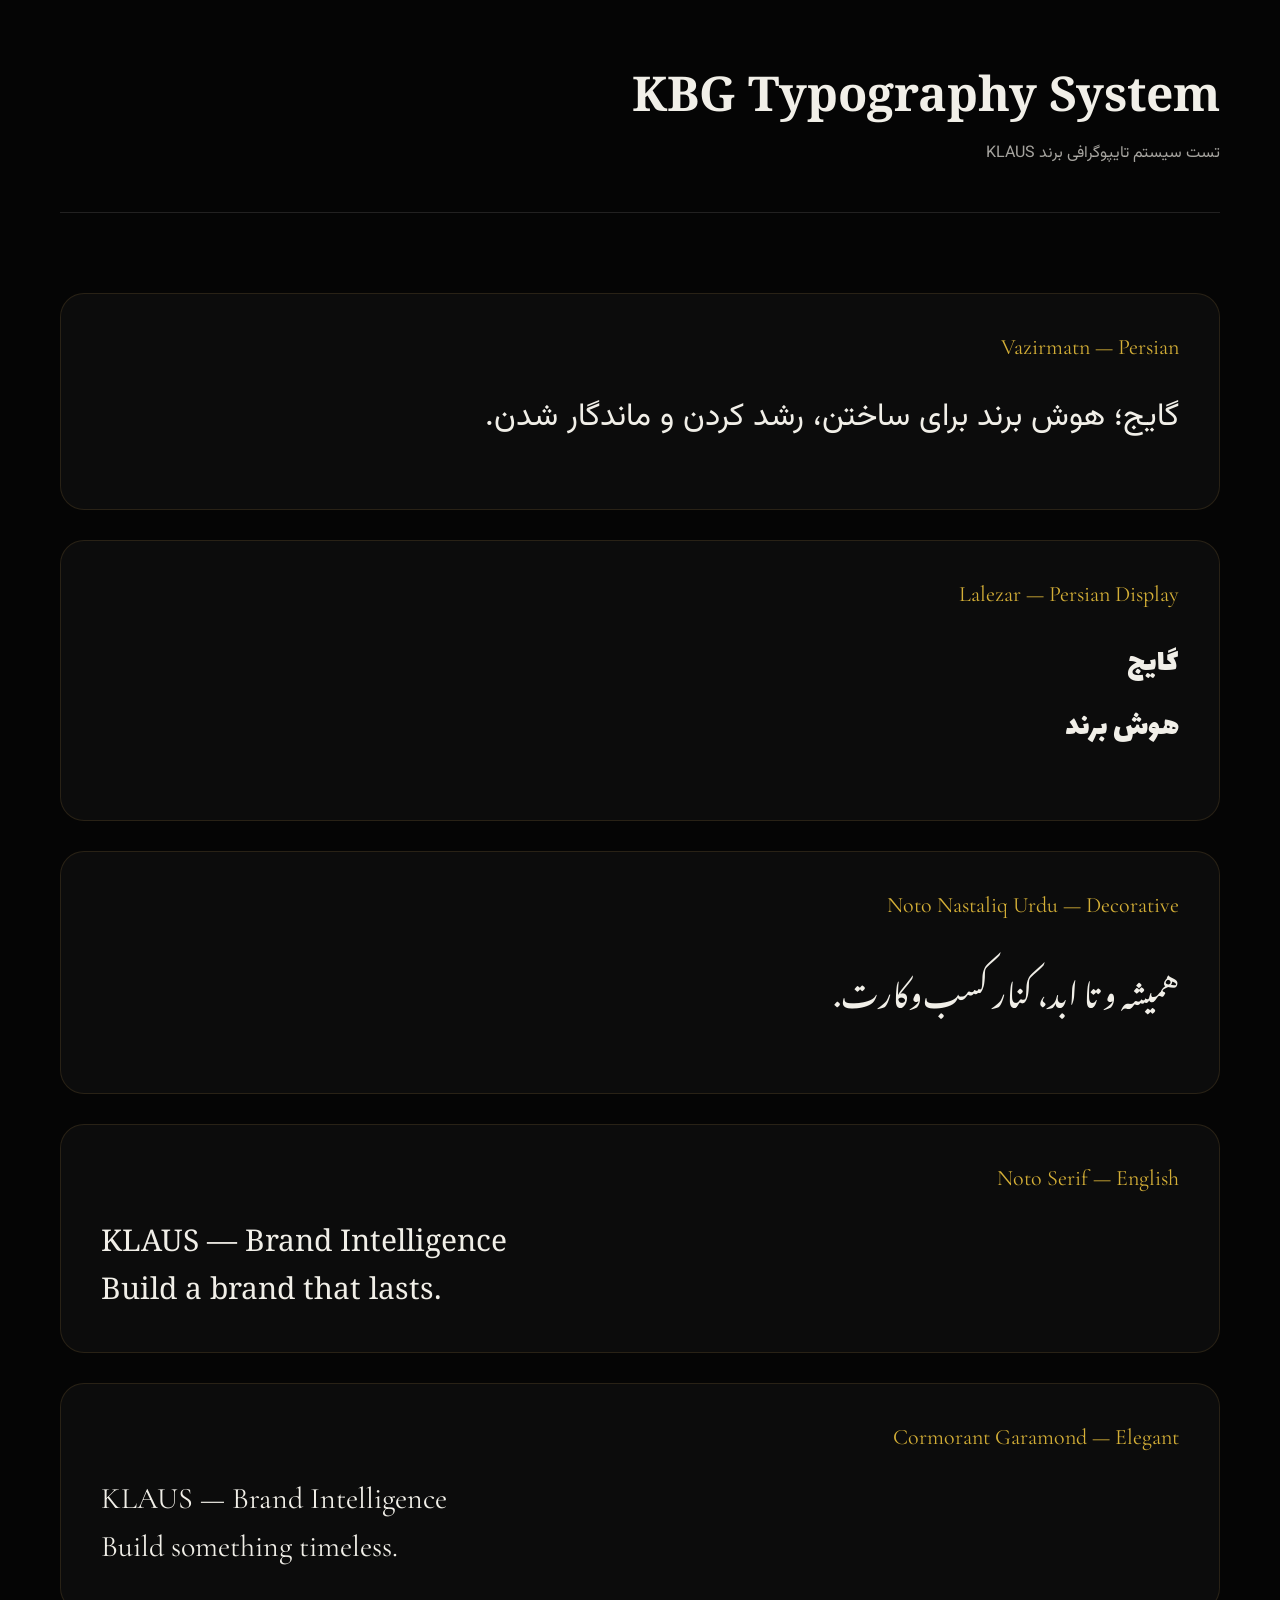
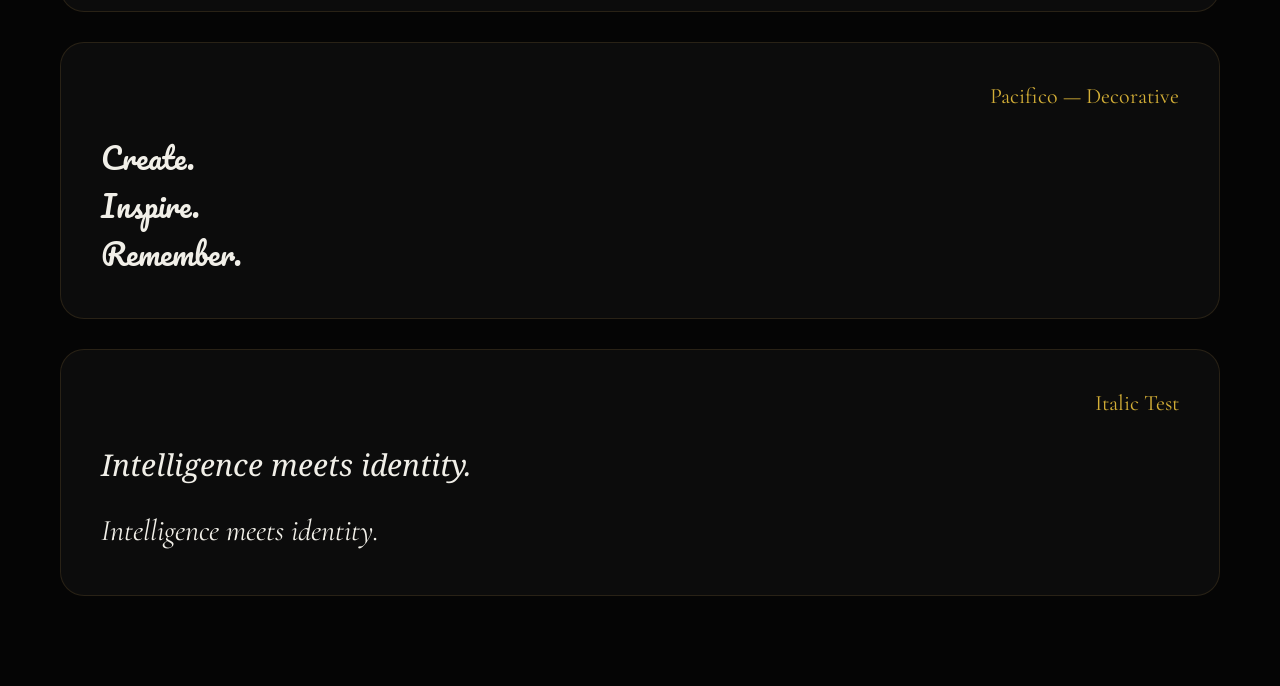
<file: typography-test.html>
<!DOCTYPE html>
<html lang="fa" dir="rtl">

<head>

    <meta charset="UTF-8">

    <meta name="viewport"
          content="width=device-width, initial-scale=1.0">

    <title>KBG — Typography Test</title>

    <link rel="stylesheet" href="css/variables.css">

    <style>

        * {
            box-sizing: border-box;
        }

        body {
            margin: 0;
            padding: 60px;
            background: #050505;
            color: #F1EFE8;
        }

        .test-page {
            max-width: 1200px;
            margin: auto;
        }

        .test-header {
            margin-bottom: 80px;
            border-bottom: 1px solid rgba(241,239,232,.12);
            padding-bottom: 30px;
        }

        .test-header h1 {
            font-family: var(--font-en-display);
            font-size: 48px;
            margin: 0 0 15px;
        }

        .test-header p {
            font-family: var(--font-fa-body);
            color: var(--text-secondary);
        }

        .font-card {
            padding: 40px;
            margin-bottom: 30px;

            background: #0c0c0c;

            border: 1px solid rgba(156,122,60,.2);

            border-radius: 24px;
        }

        .font-name {
            font-family: var(--font-en-elegant);
            font-size: 22px;
            color: var(--gold-light);
            margin-bottom: 25px;
        }

        .fa-sample {
            font-family: var(--font-fa-body);
            font-size: 32px;
            line-height: 2;
            margin-bottom: 20px;
        }

        .en-sample {
            direction: ltr;
            text-align: left;
            font-family: var(--font-en-body);
            font-size: 30px;
            line-height: 1.6;
        }


        /* ---------- Individual Font Tests ---------- */

        .vazirmatn {
            font-family: "Vazirmatn";
        }

        .lalezar {
            font-family: "Lalezar";
        }

        .nastaliq {
            font-family: "Noto Nastaliq Urdu";
            line-height: 2.8;
        }

        .noto-serif {
            font-family: "Noto Serif";
        }

        .cormorant {
            font-family: "Cormorant Garamond";
        }

        .pacifico {
            font-family: "Pacifico";
        }


        /* ---------- Italic Tests ---------- */

        .italic {
            font-style: italic;
        }

    </style>

</head>


<body>


<div class="test-page">


    <header class="test-header">

        <h1>KBG Typography System</h1>

        <p>
            تست سیستم تایپوگرافی برند KLAUS
        </p>

    </header>



    <!-- VAZIRMATN -->

    <section class="font-card">

        <div class="font-name">
            Vazirmatn — Persian
        </div>

        <div class="fa-sample vazirmatn">

            گایج؛ هوش برند برای ساختن،
            رشد کردن و ماندگار شدن.

        </div>

    </section>



    <!-- LALEZAR -->

    <section class="font-card">

        <div class="font-name">
            Lalezar — Persian Display
        </div>

        <div class="fa-sample lalezar">

            گایج
            <br>
            هوش برند

        </div>

    </section>



    <!-- NASTALIQ -->

    <section class="font-card">

        <div class="font-name">
            Noto Nastaliq Urdu — Decorative
        </div>

        <div class="fa-sample nastaliq">

            همیشه و تا ابد،
            کنار کسب‌وکارت.

        </div>

    </section>



    <!-- NOTO SERIF -->

    <section class="font-card">

        <div class="font-name">
            Noto Serif — English
        </div>

        <div class="en-sample noto-serif">

            KLAUS — Brand Intelligence

            <br>

            Build a brand that lasts.

        </div>

    </section>



    <!-- CORMORANT -->

    <section class="font-card">

        <div class="font-name">
            Cormorant Garamond — Elegant
        </div>

        <div class="en-sample cormorant">

            KLAUS — Brand Intelligence

            <br>

            Build something timeless.

        </div>

    </section>



    <!-- PACIFICO -->

    <section class="font-card">

        <div class="font-name">
            Pacifico — Decorative
        </div>

        <div class="en-sample pacifico">

            Create.
            <br>
            Inspire.
            <br>
            Remember.

        </div>

    </section>



    <!-- ITALIC -->

    <section class="font-card">

        <div class="font-name">
            Italic Test
        </div>

        <div class="en-sample noto-serif italic">

            Intelligence meets identity.

        </div>

        <br>

        <div class="en-sample cormorant italic">

            Intelligence meets identity.

        </div>

    </section>


</div>


</body>

</html>
</file>
<file: css/variables.css>
/* =========================================================
   KBG — DESIGN SYSTEM
   Variables + Typography
   ========================================================= */


/* =========================================================
   FONT FACES
   ========================================================= */


/* ---------- Persian ---------- */

@font-face {
    font-family: "Vazirmatn";
    src: url("../assets/fonts/Vazirmatn-VariableFont_wght.ttf")
         format("truetype");

    font-style: normal;
    font-weight: 100 900;
    font-display: swap;
}


@font-face {
    font-family: "Lalezar";
    src: url("../assets/fonts/Lalezar-Regular.ttf")
         format("truetype");

    font-style: normal;
    font-weight: 400;
    font-display: swap;
}


@font-face {
    font-family: "Noto Nastaliq Urdu";
    src: url("../assets/fonts/NotoNastaliqUrdu-VariableFont_wght.ttf")
         format("truetype");

    font-style: normal;
    font-weight: 100 900;
    font-display: swap;
}


/* ---------- English ---------- */

@font-face {
    font-family: "Noto Serif";
    src: url("../assets/fonts/NotoSerif-VariableFont_wdth,wght.ttf")
         format("truetype");

    font-style: normal;
    font-weight: 100 900;
    font-stretch: 62.5% 100%;
    font-display: swap;
}


@font-face {
    font-family: "Noto Serif";
    src: url("../assets/fonts/NotoSerif-Italic-VariableFont_wdth,wght.ttf")
         format("truetype");

    font-style: italic;
    font-weight: 100 900;
    font-stretch: 62.5% 100%;
    font-display: swap;
}


@font-face {
    font-family: "Cormorant Garamond";
    src: url("../assets/fonts/CormorantGaramond-VariableFont_wght.ttf")
         format("truetype");

    font-style: normal;
    font-weight: 300 700;
    font-display: swap;
}


@font-face {
    font-family: "Cormorant Garamond";
    src: url("../assets/fonts/CormorantGaramond-Italic-VariableFont_wght.ttf")
         format("truetype");

    font-style: italic;
    font-weight: 300 700;
    font-display: swap;
}


@font-face {
    font-family: "Pacifico";
    src: url("../assets/fonts/Pacifico-Regular.ttf")
         format("truetype");

    font-style: normal;
    font-weight: 400;
    font-display: swap;
}



/* =========================================================
   ROOT DESIGN TOKENS
   ========================================================= */

:root {


    /* =====================================================
       BRAND COLORS
       ===================================================== */

    --black: #050505;

    --black-soft: #0A0A0A;

    --surface: #111111;

    --surface-light: #181818;

    --surface-hover: #202020;


    --red: #8A0303;

    --red-light: #A80707;

    --red-dark: #520202;


    --gold: #9C7A3C;

    --gold-light: #D4AF37;

    --gold-bright: #F1D27A;


    --white: #F1EFE8;

    --white-soft: #D9D6CF;


    --gray: #8C8C8C;

    --gray-dark: #555555;



    /* =====================================================
       TEXT COLORS
       ===================================================== */

    --text-primary: var(--white);

    --text-secondary:
        rgba(241, 239, 232, 0.68);

    --text-muted:
        rgba(241, 239, 232, 0.42);



    /* =====================================================
       PERSIAN TYPOGRAPHY
       ===================================================== */

    --font-fa-body:
        "Vazirmatn",
        sans-serif;


    --font-fa-display:
        "Vazirmatn",
        sans-serif;


    --font-fa-special:
        "Lalezar",
        sans-serif;


    --font-fa-decorative:
        "Noto Nastaliq Urdu",
        serif;



    /* =====================================================
       ENGLISH TYPOGRAPHY
       ===================================================== */

    --font-en-body:
        "Noto Serif",
        serif;


    --font-en-display:
        "Noto Serif",
        serif;


    --font-en-elegant:
        "Cormorant Garamond",
        serif;


    --font-en-decorative:
        "Pacifico",
        cursive;



    /* =====================================================
       UNIVERSAL TYPOGRAPHY
       ===================================================== */

    --font-mono:
        monospace;



    /* =====================================================
       TYPOGRAPHIC WEIGHTS
       ===================================================== */

    --weight-light: 300;

    --weight-regular: 400;

    --weight-medium: 500;

    --weight-semibold: 600;

    --weight-bold: 700;

    --weight-heavy: 800;



    /* =====================================================
       SPACING SYSTEM
       ===================================================== */

    --space-xs: 8px;

    --space-sm: 16px;

    --space-md: 32px;

    --space-lg: 64px;

    --space-xl: 120px;

    --space-xxl: 180px;



    /* =====================================================
       BORDER RADIUS
       ===================================================== */

    --radius-sm: 12px;

    --radius-md: 24px;

    --radius-lg: 40px;

    --radius-xl: 60px;



    /* =====================================================
       BORDERS
       ===================================================== */

    --border-subtle:
        1px solid rgba(241, 239, 232, 0.08);


    --border-gold:
        1px solid rgba(156, 122, 60, 0.45);


    --border-red:
        1px solid rgba(138, 3, 3, 0.45);



    /* =====================================================
       SHADOW SYSTEM
       ===================================================== */

    --shadow-soft:
        0 20px 50px rgba(0, 0, 0, 0.45);


    --shadow-deep:
        0 50px 120px rgba(0, 0, 0, 0.85);


    --shadow-card:
        0 35px 80px rgba(0, 0, 0, 0.65);


    --shadow-red:
        0 30px 90px rgba(138, 3, 3, 0.30);


    --shadow-gold:
        0 30px 90px rgba(156, 122, 60, 0.20);



    /* =====================================================
       TRANSITIONS
       ===================================================== */

    --ease-standard:
        cubic-bezier(.22, 1, .36, 1);


    --ease-smooth:
        cubic-bezier(.16, 1, .3, 1);


    --transition-fast:
        .2s var(--ease-standard);


    --transition-normal:
        .5s var(--ease-standard);


    --transition-slow:
        1.2s var(--ease-smooth);



    /* =====================================================
       LAYOUT
       ===================================================== */

    --content-width:
        1280px;


    --section-padding:
        clamp(80px, 10vw, 180px);


    --side-padding:
        clamp(20px, 6vw, 100px);



    /* =====================================================
       Z-INDEX
       ===================================================== */

    --z-background: 0;

    --z-content: 10;

    --z-card: 20;

    --z-controls: 50;

    --z-modal: 100;

    --z-opening: 200;

}
</file>
